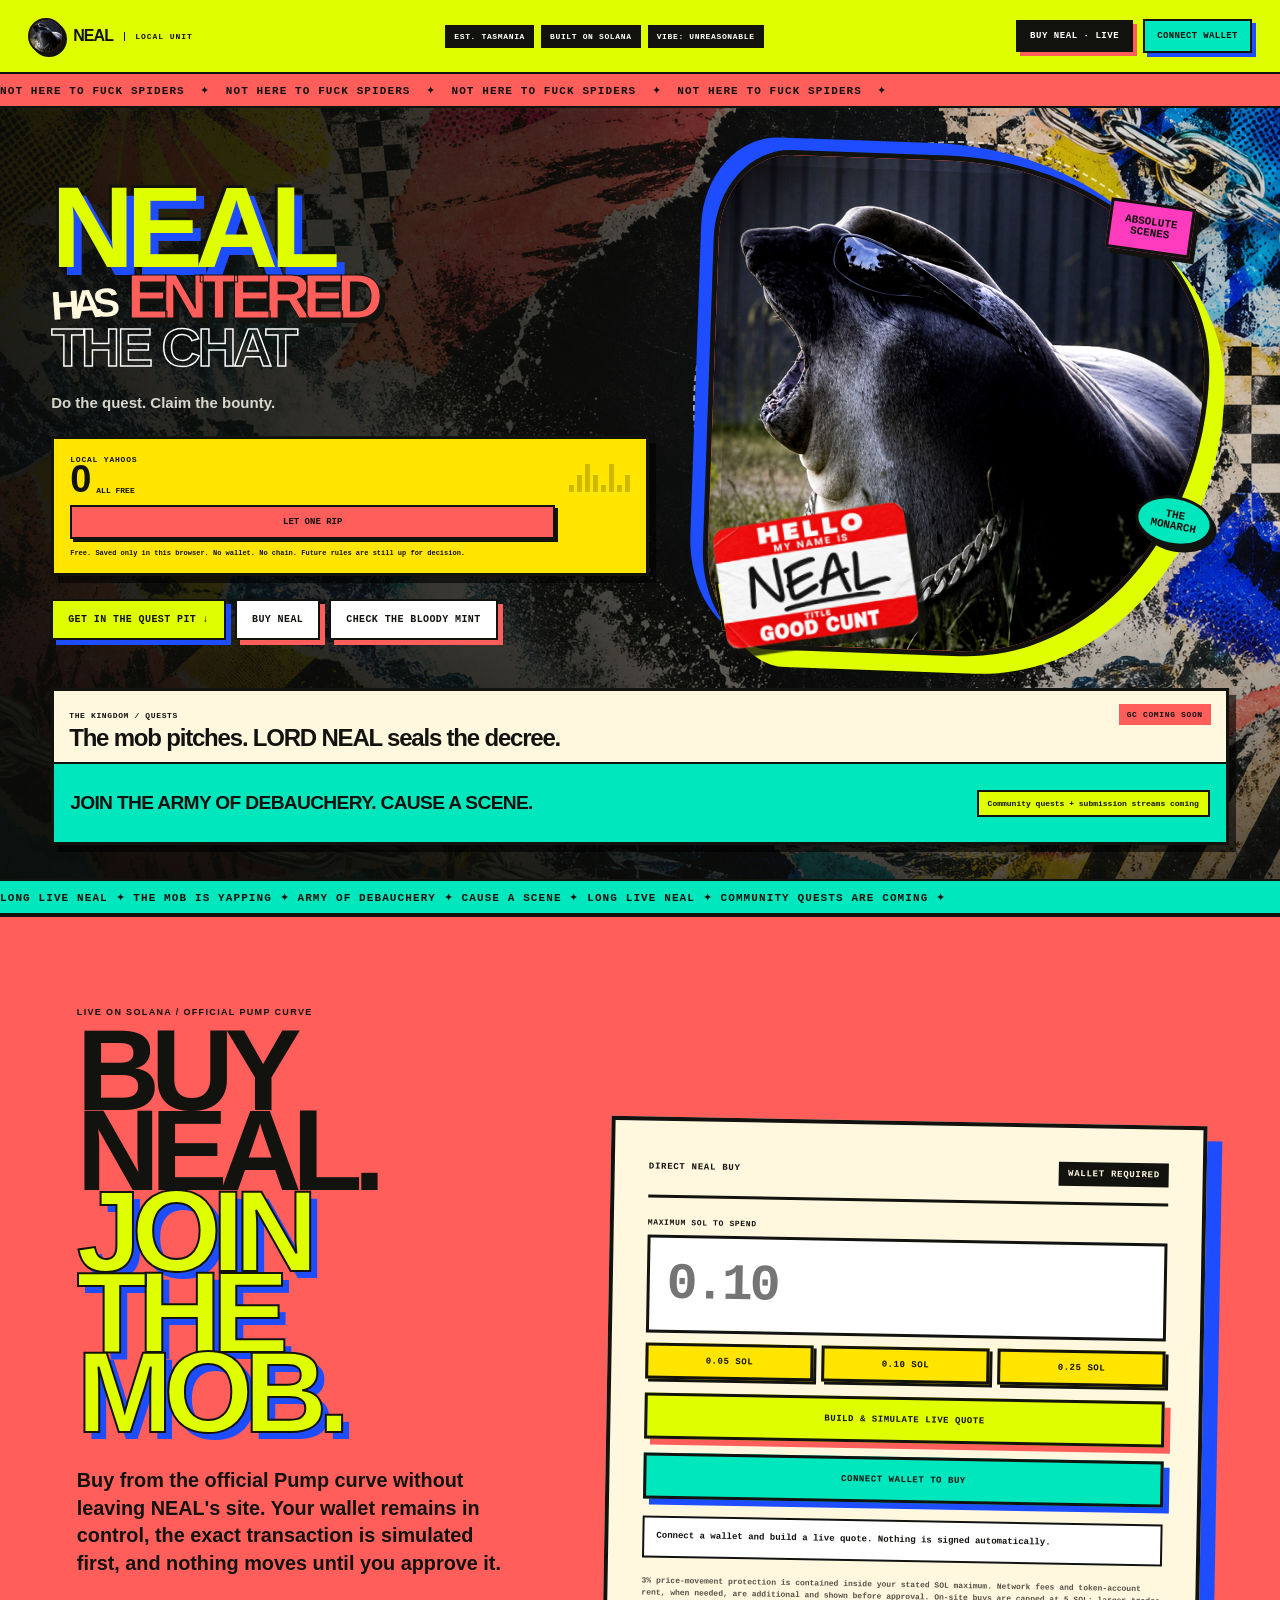
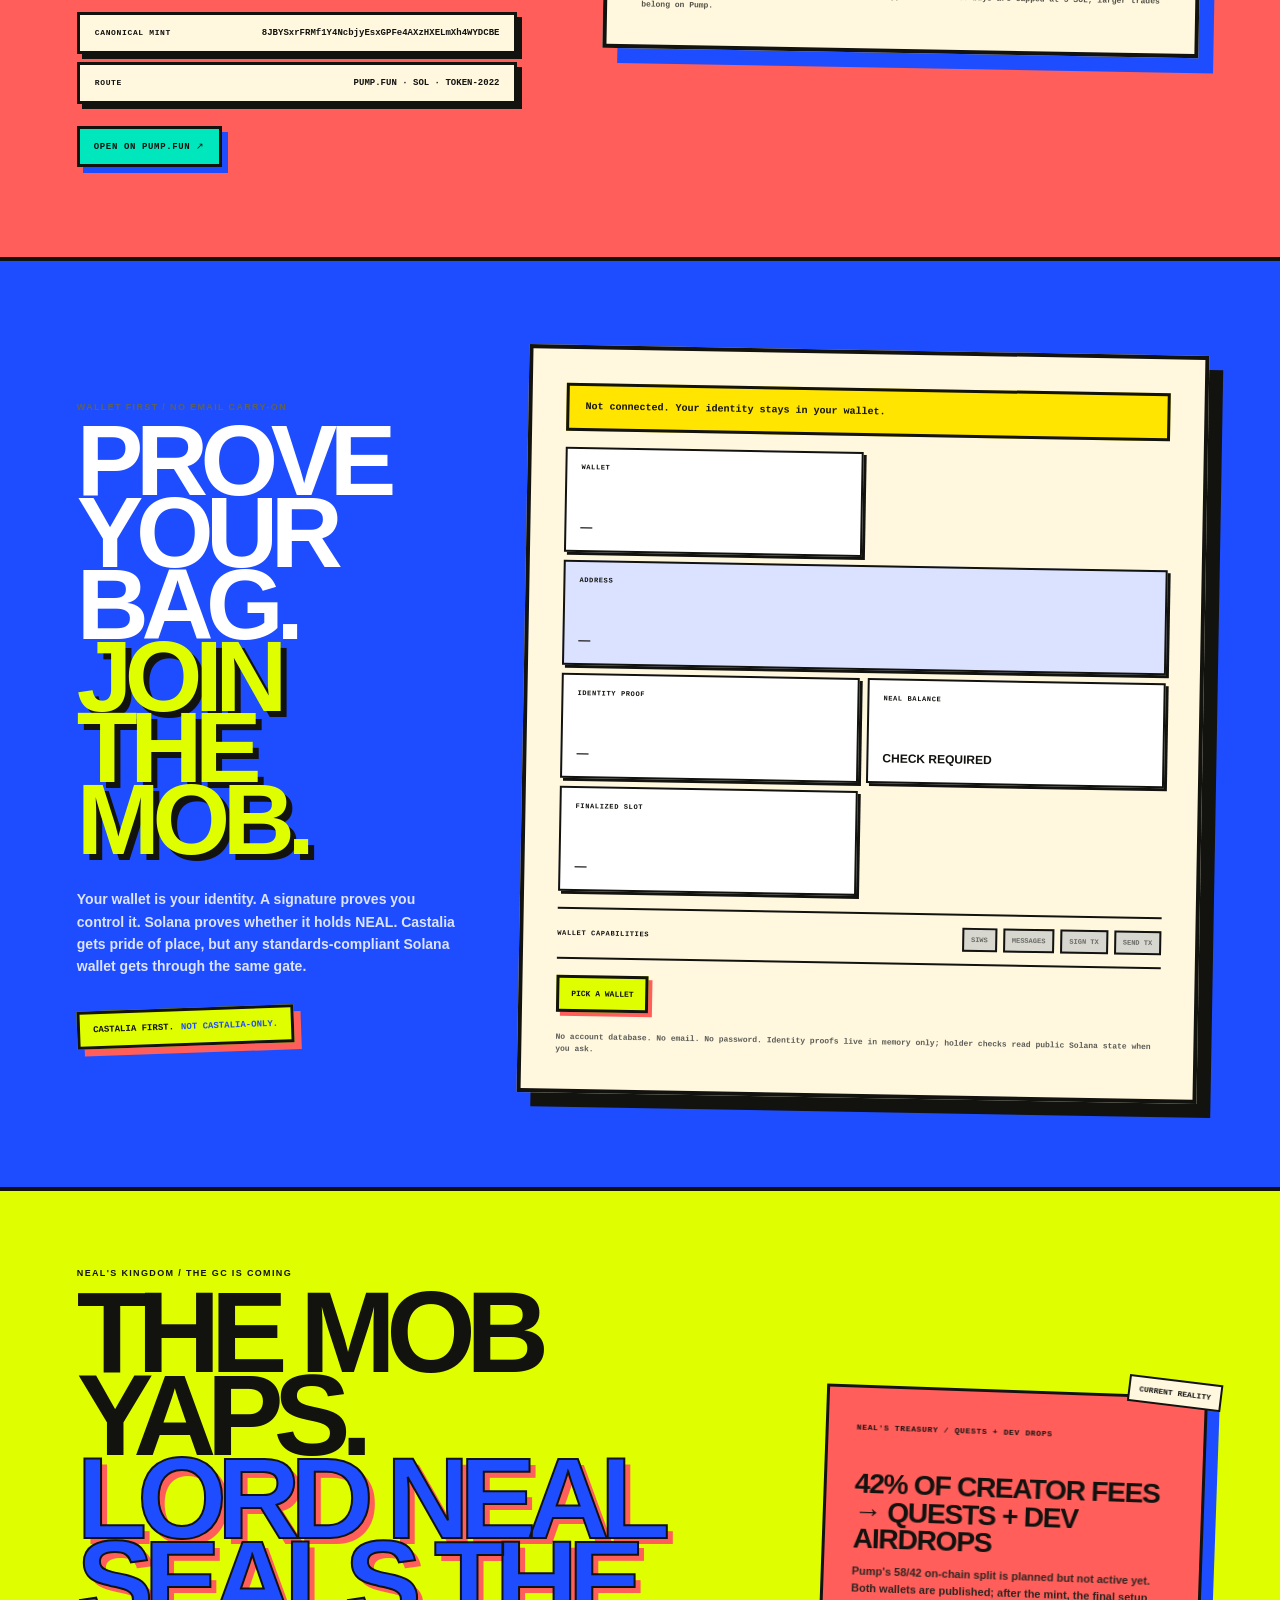
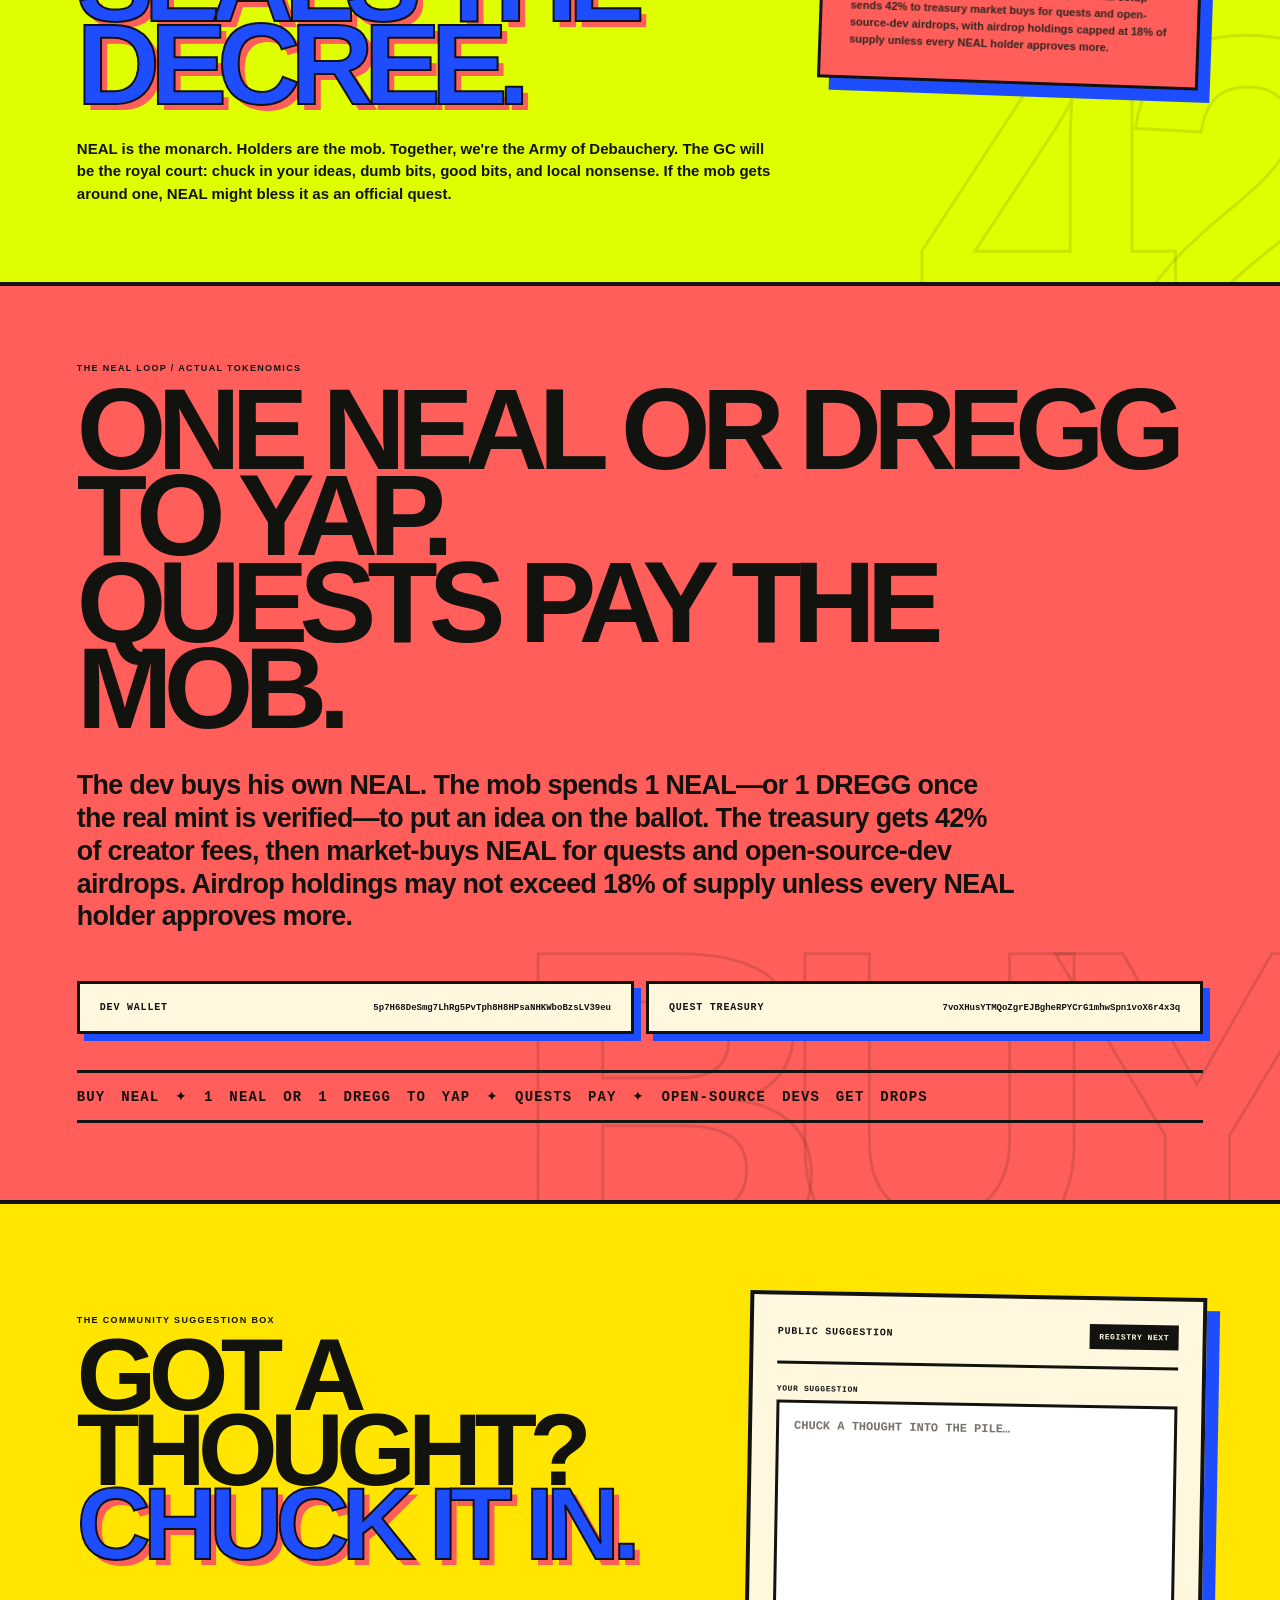
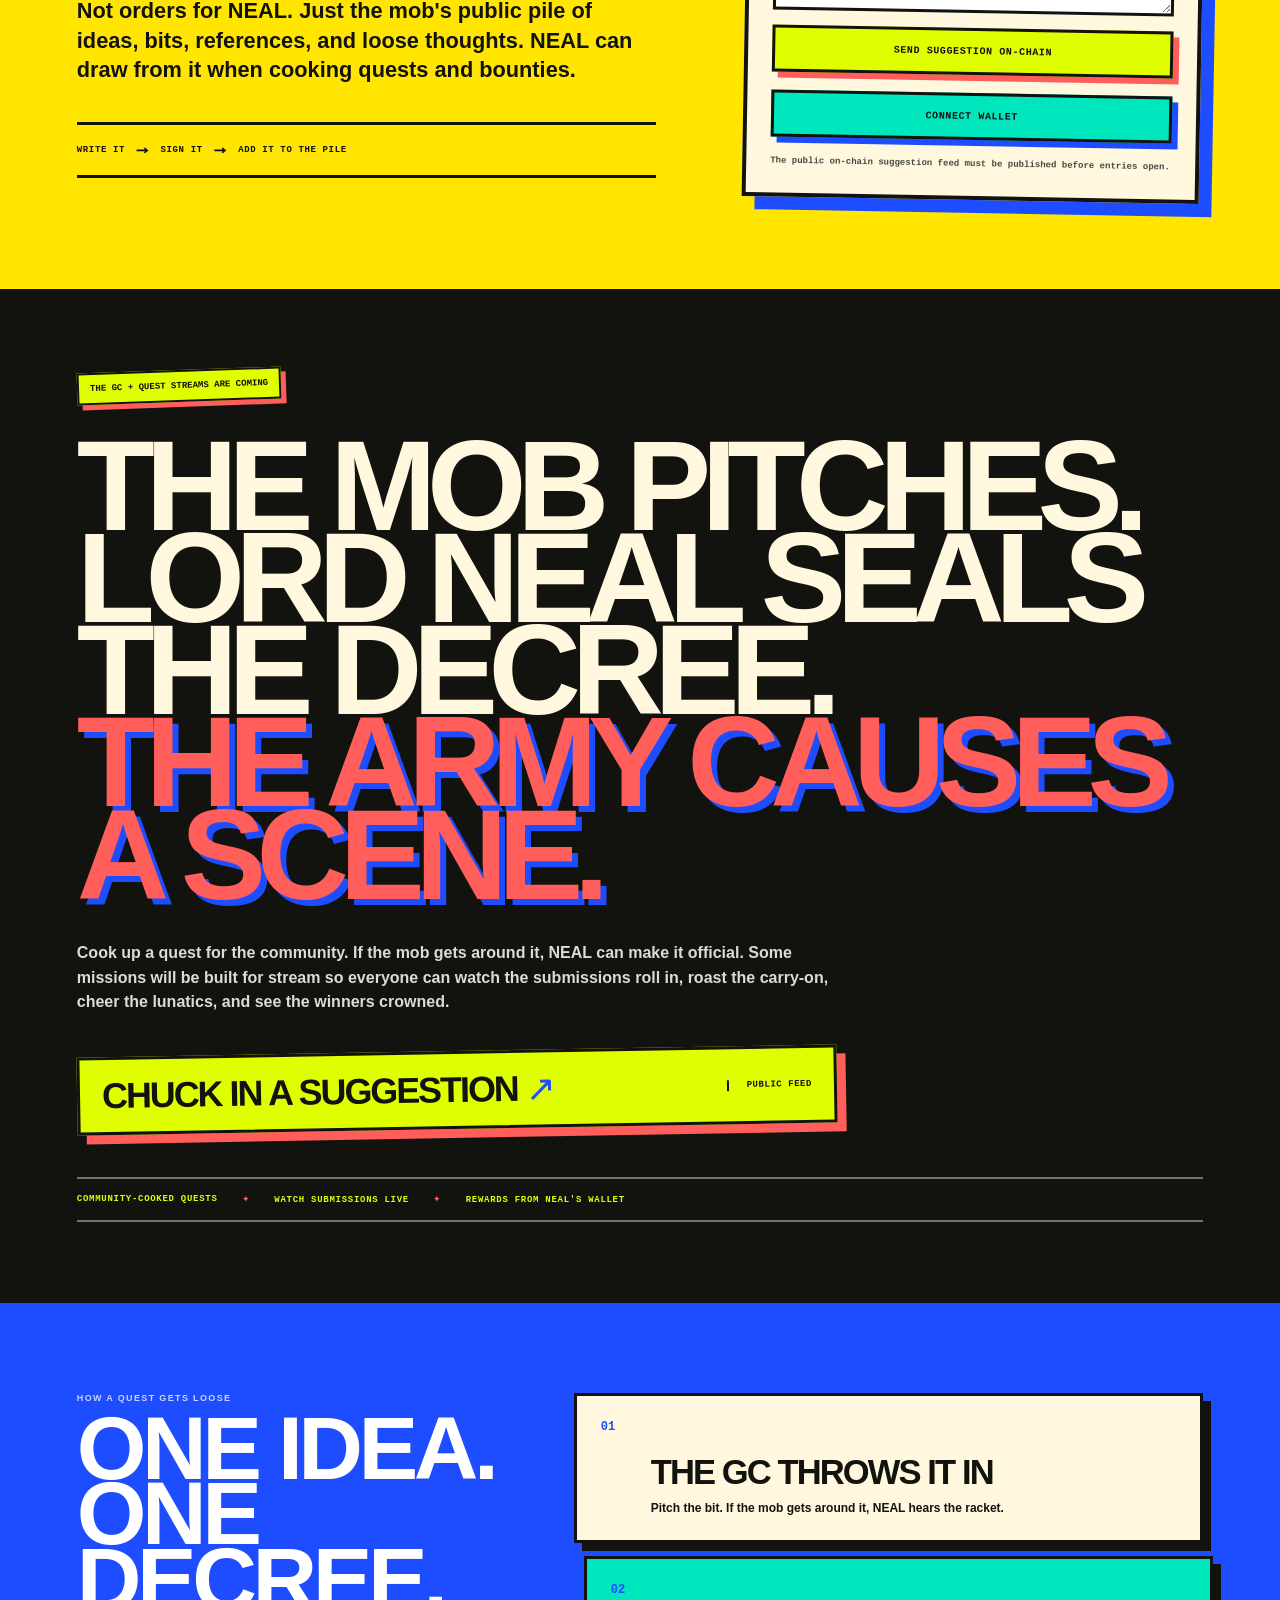
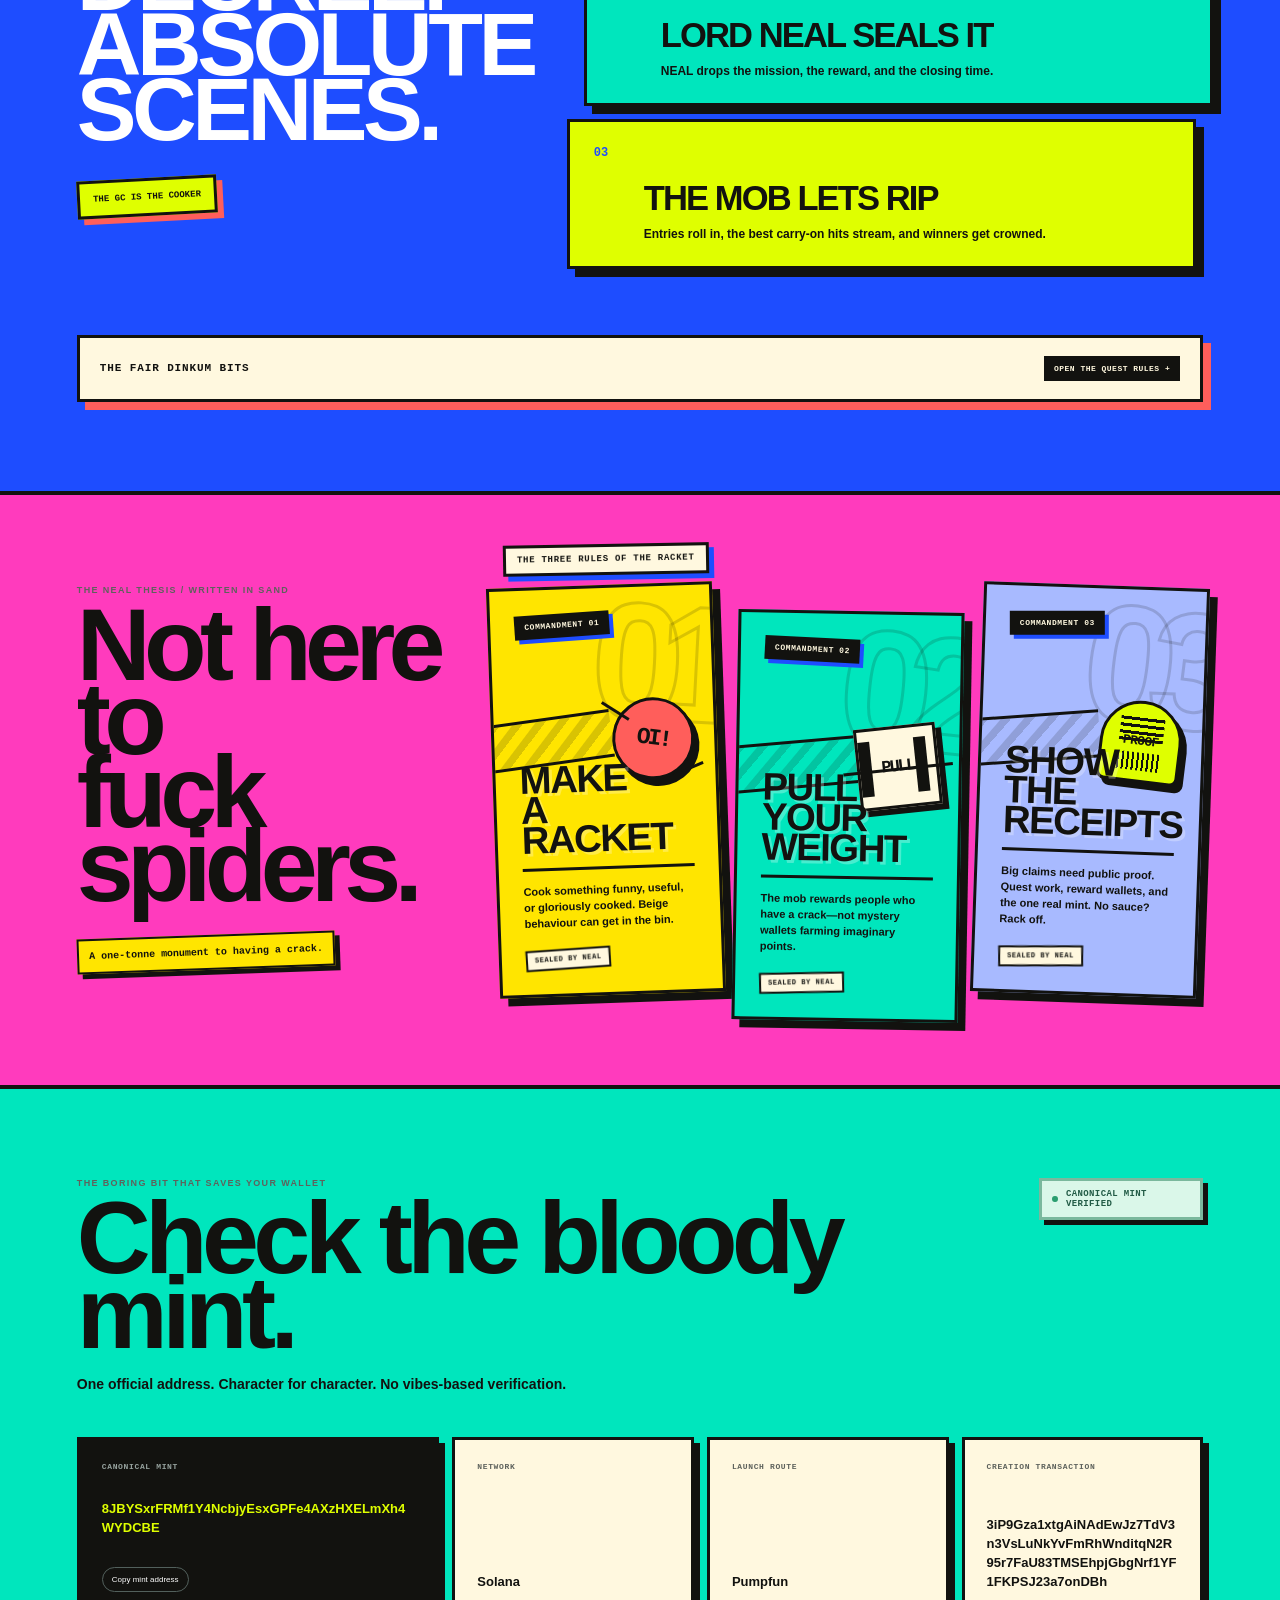
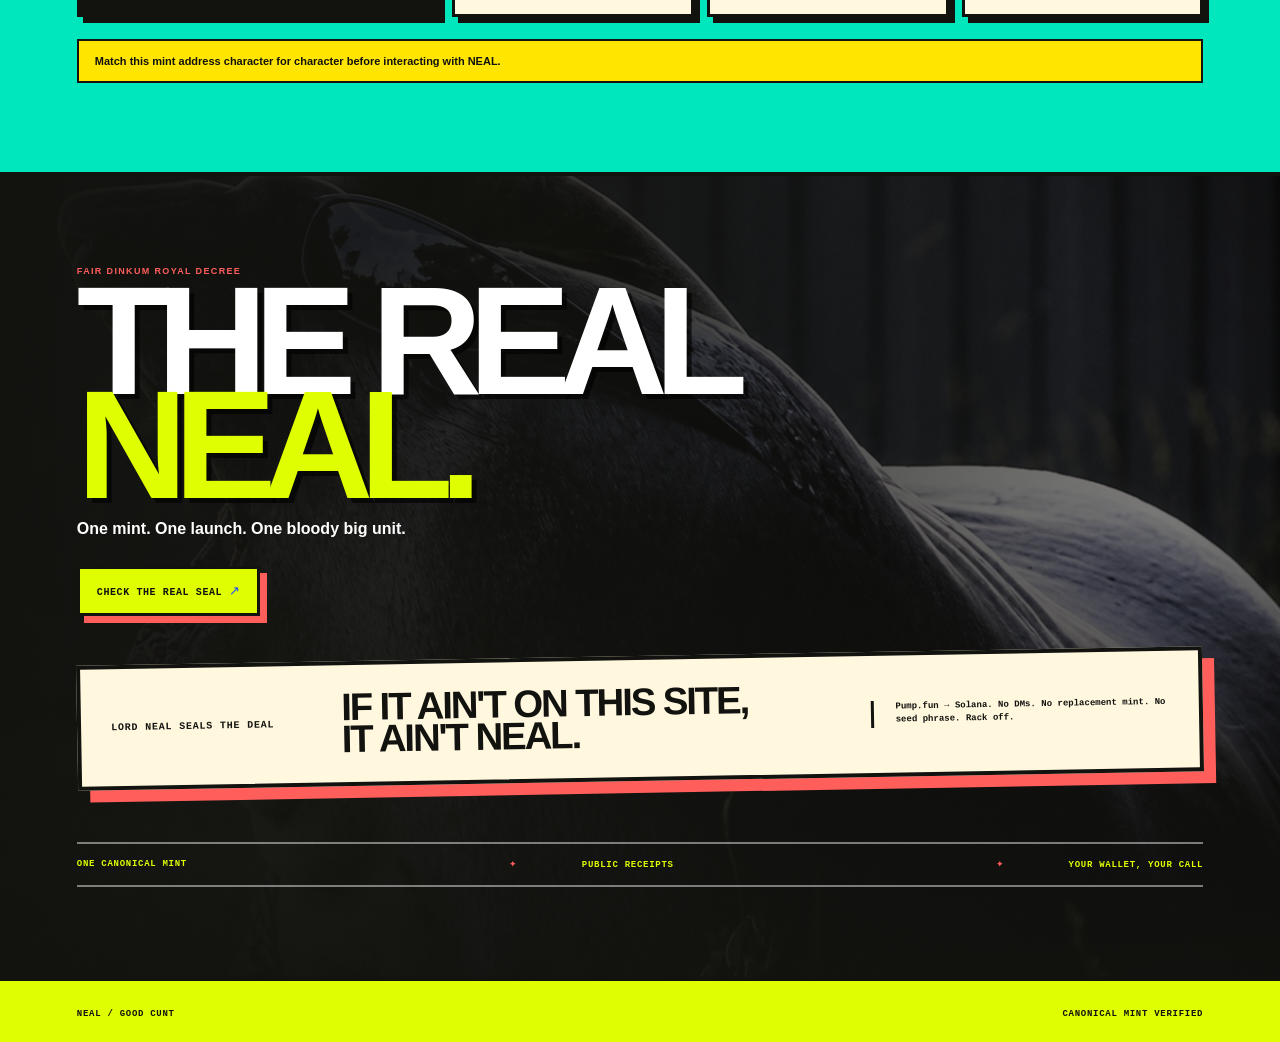
<file: index.html>
<!doctype html>
<html lang="en">
  <head>
    <meta charset="UTF-8" />
    <meta name="viewport" content="width=device-width, initial-scale=1.0" />
    <meta
      name="description"
      content="NEAL is a one-tonne local menace on Solana: Aussie chaos, community quests, and one real mint."
    />
    <meta name="theme-color" content="#dfff00" />
    <meta property="og:type" content="website" />
    <meta property="og:title" content="NEAL HAS ENTERED THE CHAT" />
    <meta property="og:description" content="Do the quest. Claim the bounty." />
    <meta property="og:url" content="https://nealtheseal.org/" />
    <meta property="og:image" content="https://nealtheseal.org/og-neal-v3.jpg" />
    <meta property="og:image:secure_url" content="https://nealtheseal.org/og-neal-v3.jpg" />
    <meta property="og:image:type" content="image/jpeg" />
    <meta property="og:image:width" content="1200" />
    <meta property="og:image:height" content="630" />
    <meta property="og:image:alt" content="NEAL wearing sunglasses and a silver chain beside the words NEAL HAS ENTERED THE CHAT." />
    <meta name="twitter:card" content="summary_large_image" />
    <meta name="twitter:title" content="NEAL HAS ENTERED THE CHAT" />
    <meta name="twitter:description" content="Do the quest. Claim the bounty." />
    <meta name="twitter:image" content="https://nealtheseal.org/og-neal-v3.jpg" />
    <meta name="twitter:image:alt" content="NEAL wearing sunglasses and a silver chain beside the words NEAL HAS ENTERED THE CHAT." />
    <link rel="canonical" href="https://nealtheseal.org/" />
    <link rel="preload" as="image" href="/neal-token.jpg" type="image/jpeg" fetchpriority="high" />
    <link rel="icon" type="image/png" href="/neal-favicon.png" />
    <title>NEAL HAS ENTERED THE CHAT</title>
    <script type="module" crossorigin src="/assets/main-DaHsI-ZG.js"></script>
    <link rel="modulepreload" crossorigin href="/assets/index-CzWJxNOo.js">
  </head>
  <body>
    <div id="app"></div>
    <noscript>This verification page requires JavaScript to load its public launch record.</noscript>
  </body>
</html>
</file>
